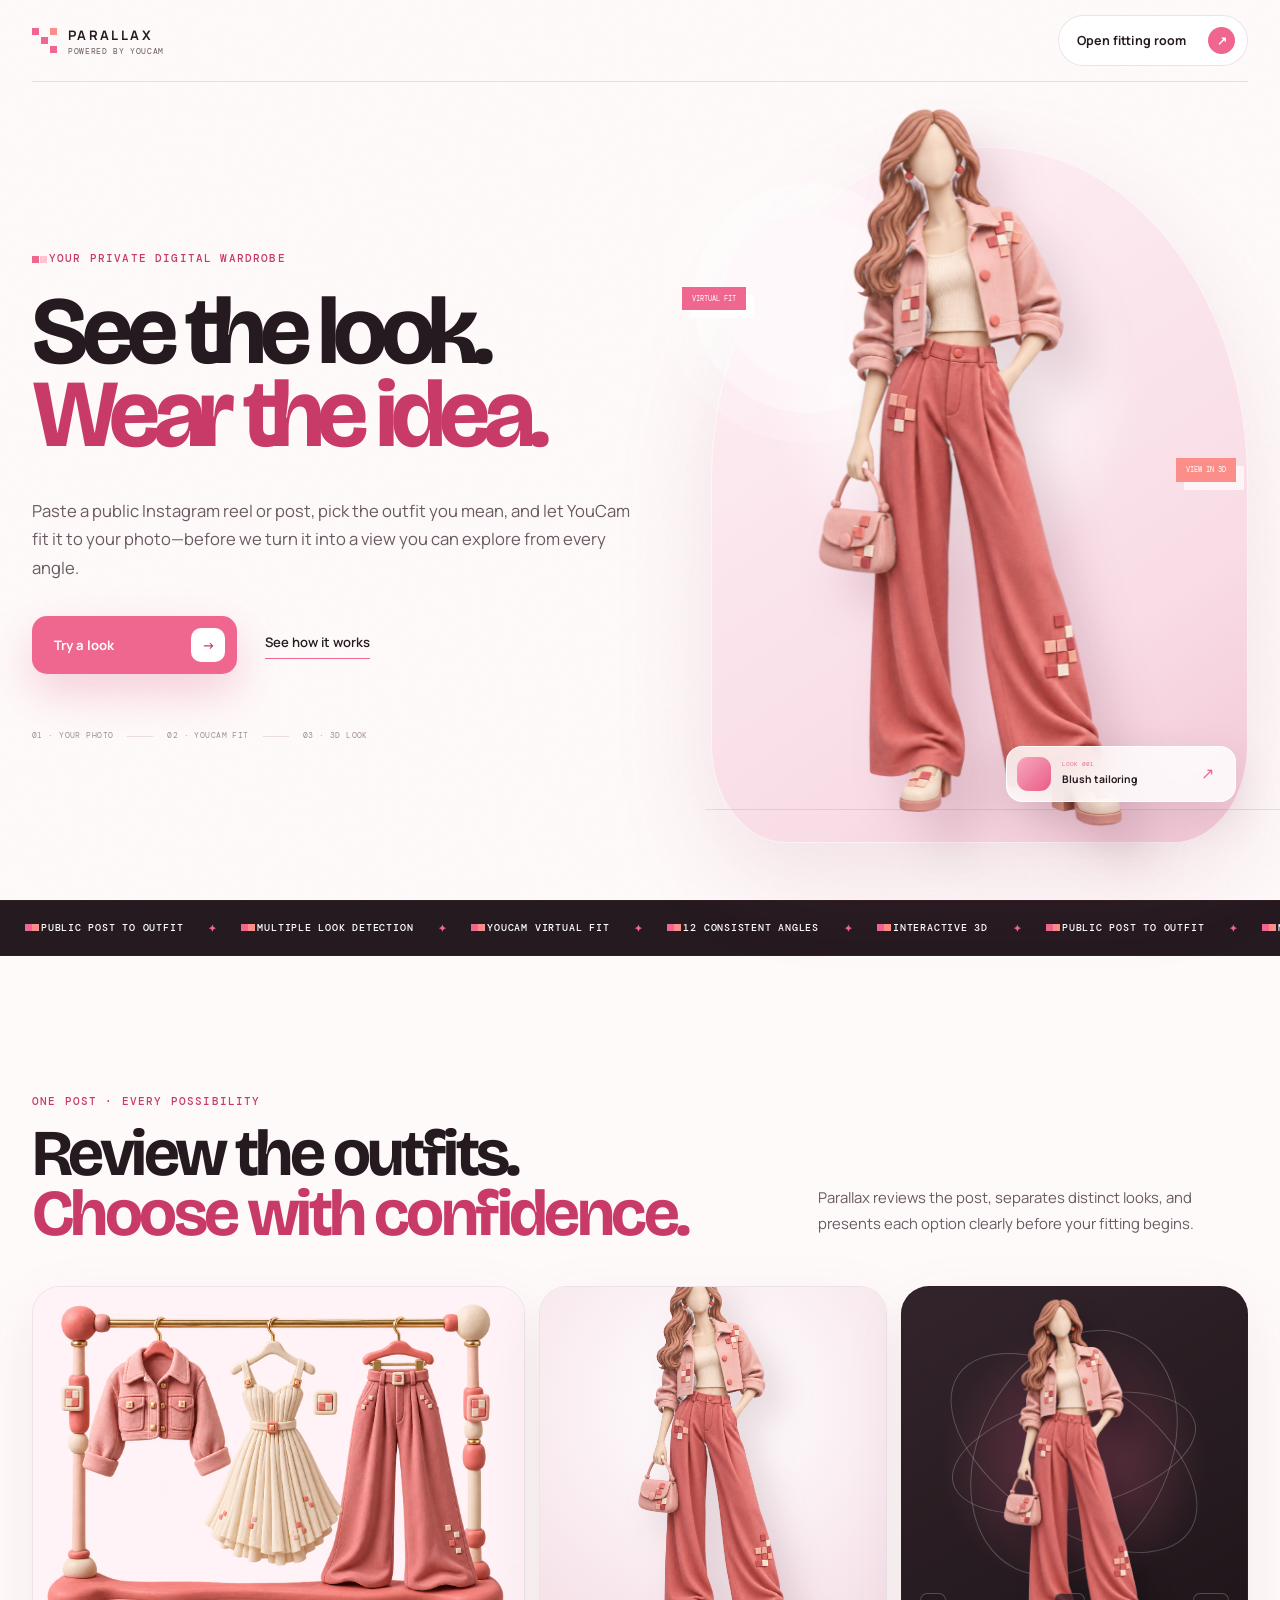
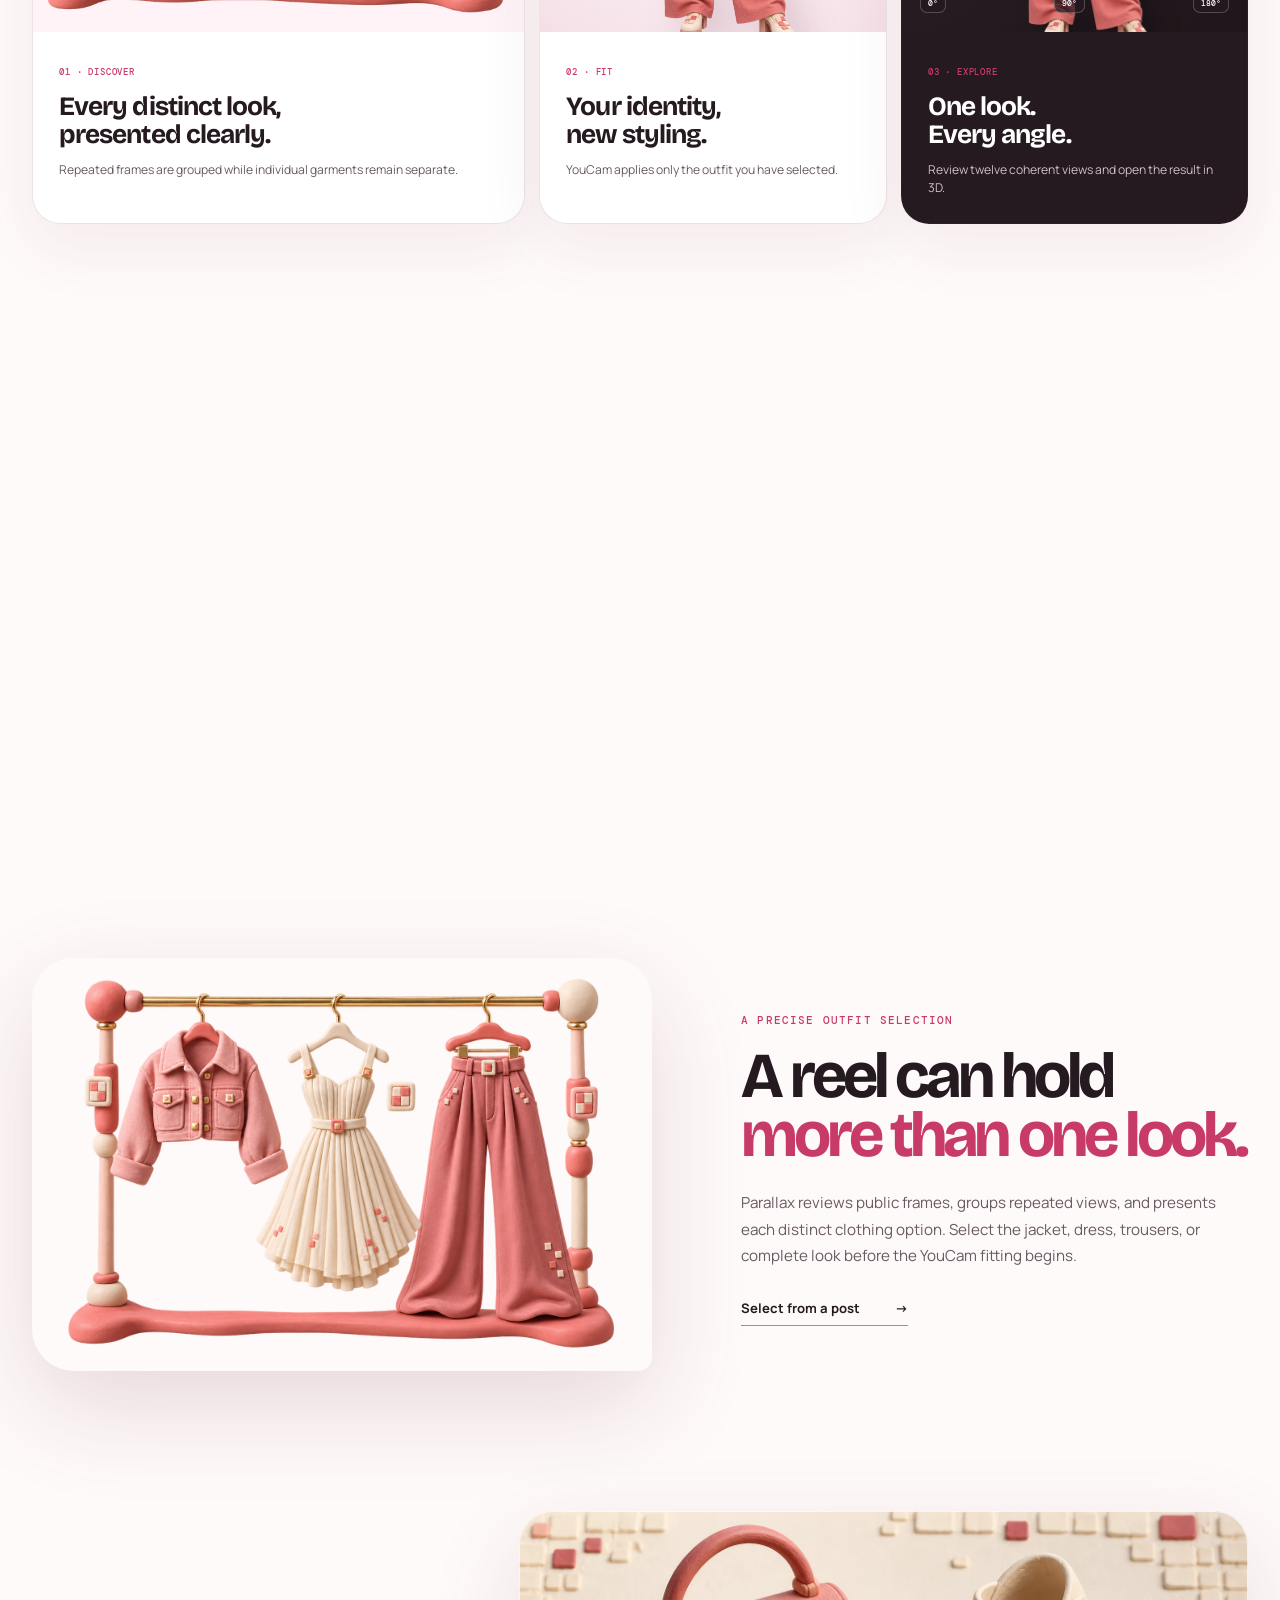
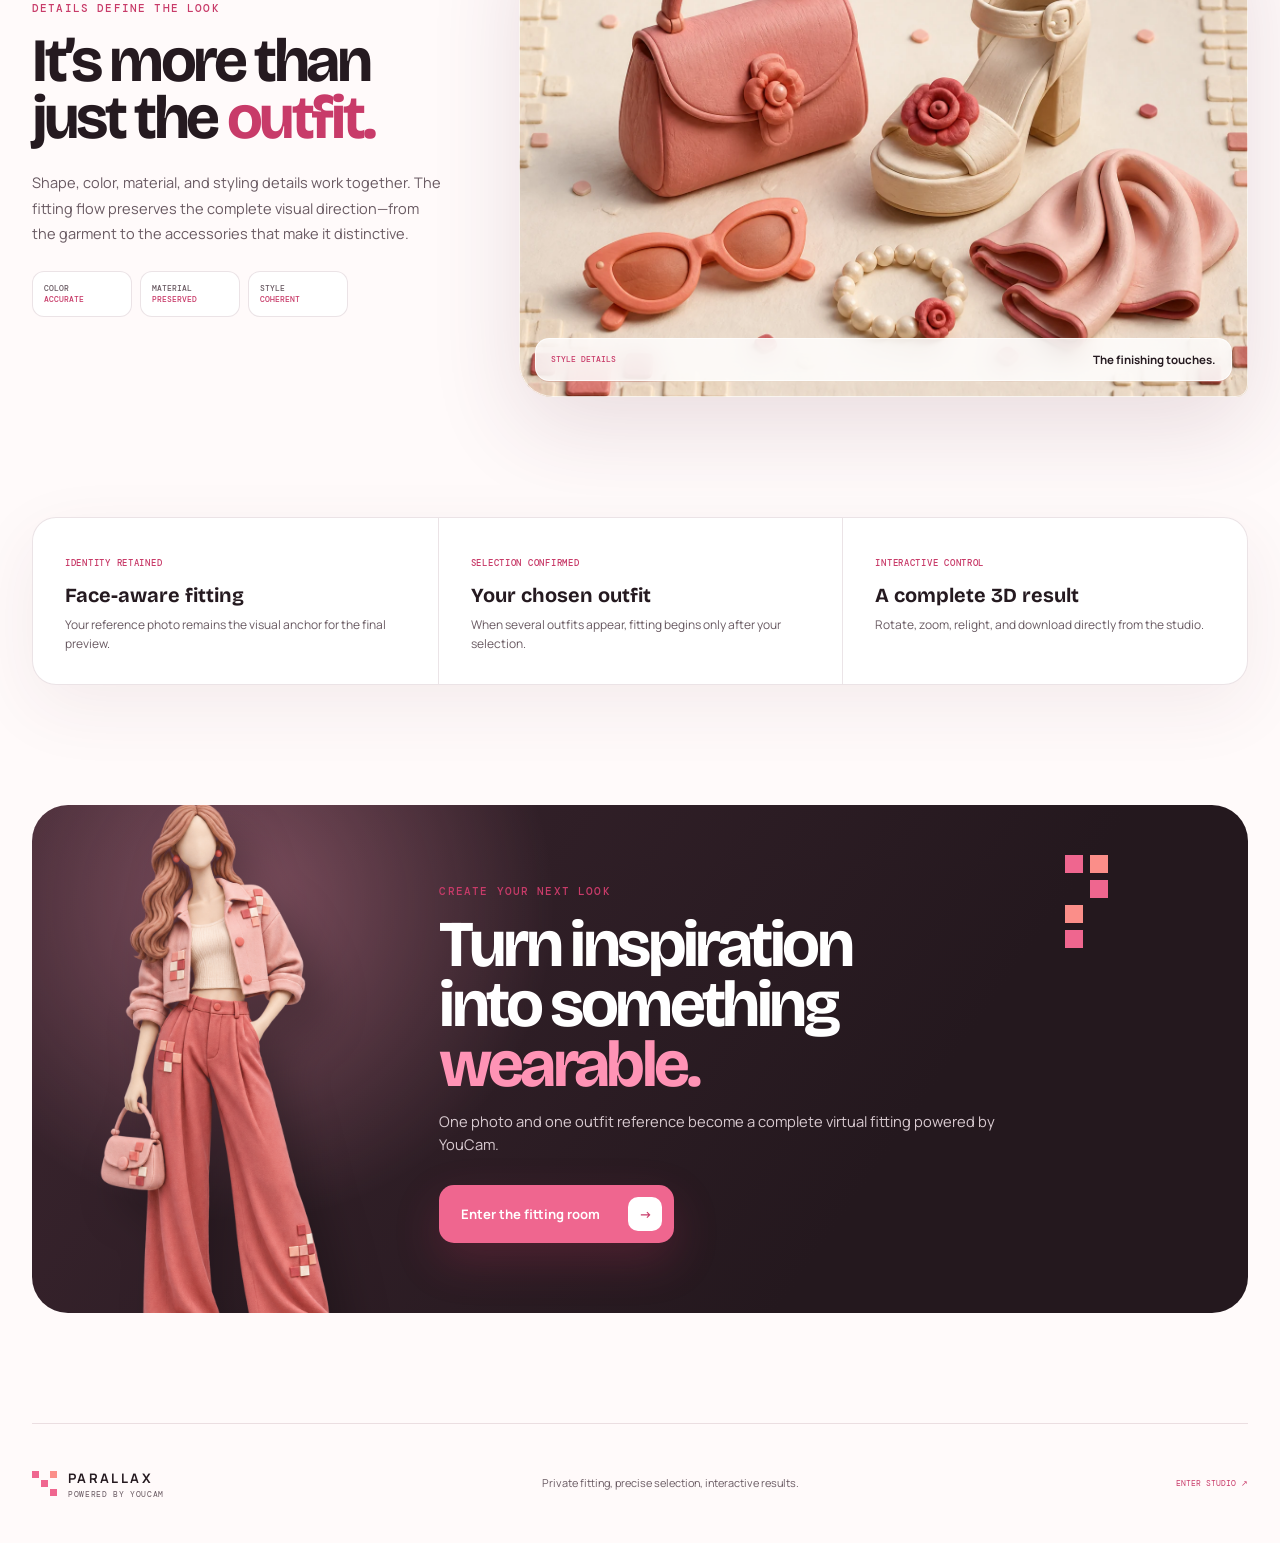
<file: frontend/index.html>
<!doctype html>
<html lang="en">
  <head>
    <meta charset="UTF-8" />
    <meta name="viewport" content="width=device-width, initial-scale=1.0" />
    <meta name="description" content="Try clothing from an Instagram post or your own image with YouCam, then explore the look in 3D." />
    <title>Parallax — Your YouCam Fitting Room</title>
    <link rel="preconnect" href="https://fonts.googleapis.com" />
    <link rel="preconnect" href="https://fonts.gstatic.com" crossorigin />
    <link href="https://fonts.googleapis.com/css2?family=Bricolage+Grotesque:opsz,wght@12..96,500;12..96,600;12..96,700;12..96,800&family=DM+Mono:wght@400;500&family=Manrope:wght@400;500;600;700;800&display=swap" rel="stylesheet" />
    <link rel="stylesheet" href="./styles.css?v=20260817-professional-4" />
  </head>
  <body class="landing-body">
    <div class="landing-noise" aria-hidden="true"></div>
    <header class="landing-nav">
      <a class="brand" href="./" aria-label="Parallax home"><span class="brand-pixels"><i></i><i></i><i></i><i></i></span><span><strong>PARALLAX</strong><small>POWERED BY YOUCAM</small></span></a>
      <a class="nav-cta" href="./studio.html">Open fitting room <span>↗</span></a>
    </header>

    <main>
      <section class="landing-hero">
        <div class="hero-copy-block">
          <p class="eyebrow"><i></i> YOUR PRIVATE DIGITAL WARDROBE</p>
          <h1>See the look.<br /><em>Wear the idea.</em></h1>
          <p class="landing-lede">Paste a public Instagram reel or post, pick the outfit you mean, and let YouCam fit it to your photo—before we turn it into a view you can explore from every angle.</p>
          <div class="hero-actions"><a class="landing-primary" href="./studio.html">Try a look <b>→</b></a><a class="landing-secondary" href="#how-it-works">See how it works</a></div>
          <div class="trust-line"><span>01 · YOUR PHOTO</span><i></i><span>02 · YOUCAM FIT</span><i></i><span>03 · 3D LOOK</span></div>
        </div>
        <div class="clay-stage" aria-label="Clay fashion figure wearing a blush pink outfit">
          <div class="clay-halo"></div>
          <img src="./assets/clay-runway-v2.png" alt="Sculpted clay fashion figure in a pink outfit" />
          <span class="pixel-tag tag-one">VIRTUAL FIT</span><span class="pixel-tag tag-two">VIEW IN 3D</span>
          <div class="look-chip"><i></i><div><small>LOOK 001</small><strong>Blush tailoring</strong></div><span>↗</span></div>
        </div>
      </section>

      <section class="fashion-ticker" aria-label="Product capabilities">
        <div class="ticker-track">
          <span><i></i> PUBLIC POST TO OUTFIT</span><b>✦</b><span><i></i> MULTIPLE LOOK DETECTION</span><b>✦</b><span><i></i> YOUCAM VIRTUAL FIT</span><b>✦</b><span><i></i> 12 CONSISTENT ANGLES</span><b>✦</b><span><i></i> INTERACTIVE 3D</span><b>✦</b>
          <span aria-hidden="true"><i></i> PUBLIC POST TO OUTFIT</span><b aria-hidden="true">✦</b><span aria-hidden="true"><i></i> MULTIPLE LOOK DETECTION</span><b aria-hidden="true">✦</b><span aria-hidden="true"><i></i> YOUCAM VIRTUAL FIT</span><b aria-hidden="true">✦</b><span aria-hidden="true"><i></i> 12 CONSISTENT ANGLES</span><b aria-hidden="true">✦</b><span aria-hidden="true"><i></i> INTERACTIVE 3D</span><b aria-hidden="true">✦</b>
        </div>
      </section>

      <section class="lookbook-section" id="lookbook" data-reveal>
        <header class="lookbook-heading">
          <div><p class="eyebrow">ONE POST · EVERY POSSIBILITY</p><h2>Review the outfits.<br /><em>Choose with confidence.</em></h2></div>
          <p>Parallax reviews the post, separates distinct looks, and presents each option clearly before your fitting begins.</p>
        </header>
        <div class="lookbook-grid">
          <article class="lookbook-card lookbook-feature">
            <div class="lookbook-image wardrobe-crop"><img src="./assets/clay-wardrobe-v1.png" alt="Three sculpted outfit choices on a wardrobe rail" /></div>
            <div class="lookbook-copy"><span>01 · DISCOVER</span><h3>Every distinct look,<br />presented clearly.</h3><p>Repeated frames are grouped while individual garments remain separate.</p></div>
          </article>
          <article class="lookbook-card">
            <div class="lookbook-image figure-crop"><img src="./assets/clay-runway-v2.png" alt="Clay fashion figure in a pink tailored outfit" /></div>
            <div class="lookbook-copy"><span>02 · FIT</span><h3>Your identity,<br />new styling.</h3><p>YouCam applies only the outfit you have selected.</p></div>
          </article>
          <article class="lookbook-card lookbook-orbit">
            <div class="mini-orbit" aria-hidden="true"><i></i><i></i><i></i><img src="./assets/clay-runway-v2.png" alt="" /></div>
            <div class="angle-chips" aria-hidden="true"><span>0°</span><span>90°</span><span>180°</span></div>
            <div class="lookbook-copy"><span>03 · EXPLORE</span><h3>One look.<br />Every angle.</h3><p>Review twelve coherent views and open the result in 3D.</p></div>
          </article>
        </div>
      </section>

      <section class="landing-proof" id="how-it-works" data-reveal>
        <div class="proof-heading"><p class="eyebrow">ONE CLEAR FLOW</p><h2>From saved post<br />to <em>your</em> look.</h2></div>
        <div class="proof-steps">
          <article><span>01</span><div class="step-icon">YOU</div><div><strong>Add your photo</strong><p>Choose a clear, front-facing image with your face and outfit visible.</p></div></article>
          <article><span>02</span><div class="step-icon">URL</div><div><strong>Provide the outfit</strong><p>Paste a public Instagram link or upload a saved outfit image.</p></div></article>
          <article><span>03</span><div class="step-icon">FIT</div><div><strong>Preview with YouCam</strong><p>Review the virtual fitting for identity, garment placement, and color.</p></div></article>
          <article><span>04</span><div class="step-icon">3D</div><div><strong>Explore in 3D</strong><p>View consistent angles and open the completed interactive 3D look.</p></div></article>
        </div>
      </section>

      <section class="wardrobe-story" data-reveal>
        <img src="./assets/clay-wardrobe-v1.png" alt="Clay wardrobe rail with three pink and ivory outfit options" />
        <div><p class="eyebrow">A PRECISE OUTFIT SELECTION</p><h2>A reel can hold<br /><em>more than one look.</em></h2><p>Parallax reviews public frames, groups repeated views, and presents each distinct clothing option. Select the jacket, dress, trousers, or complete look before the YouCam fitting begins.</p><a href="./studio.html">Select from a post <span>→</span></a></div>
      </section>

      <section class="clay-detail-story" data-reveal>
        <div class="detail-story-copy"><p class="eyebrow">DETAILS DEFINE THE LOOK</p><h2>It’s more than<br />just the <em>outfit.</em></h2><p>Shape, color, material, and styling details work together. The fitting flow preserves the complete visual direction—from the garment to the accessories that make it distinctive.</p><div class="detail-notes"><span>COLOR<br /><b>ACCURATE</b></span><span>MATERIAL<br /><b>PRESERVED</b></span><span>STYLE<br /><b>COHERENT</b></span></div></div>
        <figure><img loading="lazy" src="./assets/clay-accessories-v1.webp" alt="Clay handbag, shoe, sunglasses, bracelet, and scarf in blush and ivory" /><figcaption><span>STYLE DETAILS</span><strong>The finishing touches.</strong></figcaption></figure>
      </section>

      <section class="confidence-strip" id="confidence" data-reveal>
        <div><span>IDENTITY RETAINED</span><strong>Face-aware fitting</strong><p>Your reference photo remains the visual anchor for the final preview.</p></div>
        <div><span>SELECTION CONFIRMED</span><strong>Your chosen outfit</strong><p>When several outfits appear, fitting begins only after your selection.</p></div>
        <div><span>INTERACTIVE CONTROL</span><strong>A complete 3D result</strong><p>Rotate, zoom, relight, and download directly from the studio.</p></div>
      </section>

      <section class="landing-final-cta" id="ready" data-reveal>
        <div class="final-cta-figure"><img src="./assets/clay-runway-v2.png" alt="Pink clay runway figure" /></div>
        <div><p class="eyebrow">CREATE YOUR NEXT LOOK</p><h2>Turn inspiration<br />into something <em>wearable.</em></h2><p>One photo and one outfit reference become a complete virtual fitting powered by YouCam.</p><a class="landing-primary" href="./studio.html">Enter the fitting room <b>→</b></a></div>
        <div class="final-pixel-stack" aria-hidden="true"><i></i><i></i><i></i><i></i><i></i></div>
      </section>
    </main>

    <footer class="landing-footer"><a class="brand" href="./"><span class="brand-pixels"><i></i><i></i><i></i><i></i></span><span><strong>PARALLAX</strong><small>POWERED BY YOUCAM</small></span></a><p>Private fitting, precise selection, interactive results.</p><a href="./studio.html">ENTER STUDIO ↗</a></footer>
    <script src="./landing.js?v=20260817-professional-4" defer></script>
  </body>
</html>
</file>
<file: frontend/styles.css>
:root{
  --ink:#291c22;--muted:#806d76;--paper:#fffdfd;--soft:#fff3f7;--soft-2:#fce7ee;
  --pink:#ef668f;--pink-deep:#c83b69;--pink-dark:#9f234d;--coral:#fb8e89;
  --line:rgba(115,62,82,.14);--display:"Bodoni Moda",Georgia,serif;--body:"DM Sans",sans-serif;--pixel:"Silkscreen",monospace;
}
*{box-sizing:border-box}html{scroll-behavior:smooth;overflow-x:hidden}body{margin:0;overflow-x:hidden;color:var(--ink);font-family:var(--body);background:var(--paper)}button,input,select,textarea{font:inherit}button,a{cursor:pointer}a{color:inherit;text-decoration:none}img{display:block;max-width:100%}.hidden{display:none!important}.eyebrow{color:var(--pink-deep);font:400 .58rem/1.4 var(--pixel);letter-spacing:.04em}em{color:var(--pink-deep);font-style:italic}button:focus-visible,a:focus-visible,input:focus-visible,select:focus-visible,textarea:focus-visible,[tabindex]:focus-visible{outline:3px solid rgba(239,102,143,.3);outline-offset:3px}

/* Shared brand */
.brand{display:inline-flex;align-items:center;gap:11px}.brand>span:last-child{display:flex;flex-direction:column}.brand strong{font-size:.77rem;letter-spacing:.18em}.brand small{margin-top:3px;color:var(--muted);font:400 .42rem/1 var(--pixel);letter-spacing:.08em}.brand-pixels{display:grid;grid-template-columns:repeat(3,7px);grid-template-rows:repeat(3,7px);gap:2px;width:25px}.brand-pixels i{background:var(--pink)}.brand-pixels i:nth-child(1){grid-area:1/1}.brand-pixels i:nth-child(2){grid-area:2/2}.brand-pixels i:nth-child(3){grid-area:3/3}.brand-pixels i:nth-child(4){grid-area:1/3;background:var(--coral)}

/* Landing */
.landing-body{overflow-x:hidden;background:#fffafa}.landing-noise{position:fixed;z-index:-1;inset:0;opacity:.045;background-image:url("data:image/svg+xml,%3Csvg viewBox='0 0 180 180' xmlns='http://www.w3.org/2000/svg'%3E%3Cfilter id='n'%3E%3CfeTurbulence type='fractalNoise' baseFrequency='.85' numOctaves='2' stitchTiles='stitch'/%3E%3C/filter%3E%3Crect width='100%25' height='100%25' filter='url(%23n)' opacity='.45'/%3E%3C/svg%3E")}.landing-nav{display:flex;align-items:center;justify-content:space-between;width:min(1420px,calc(100% - 64px));height:82px;margin:auto;border-bottom:1px solid var(--line)}.nav-cta{display:flex;align-items:center;gap:22px;padding:11px 12px 11px 18px;border:1px solid var(--line);border-radius:999px;font-size:.72rem;font-weight:700;background:#fff}.nav-cta span{display:grid;place-items:center;width:27px;height:27px;border-radius:50%;color:#fff;background:var(--pink)}
.landing-hero{display:grid;grid-template-columns:minmax(0,1.03fr) minmax(420px,.97fr);align-items:center;width:min(1420px,calc(100% - 64px));min-height:calc(100vh - 82px);margin:auto}.hero-copy-block{position:relative;z-index:2;padding:70px 20px 70px 0}.hero-copy-block .eyebrow{display:flex;align-items:center;gap:10px}.hero-copy-block .eyebrow i{width:7px;height:7px;background:var(--pink);box-shadow:8px 0 0 #ffc3d4}.hero-copy-block h1,.page-intro h1{margin:25px 0 0;font:600 clamp(5rem,8.3vw,9.5rem)/.77 var(--display);letter-spacing:-.075em}.landing-lede{max-width:620px;margin:40px 0 0;color:var(--muted);font-size:clamp(.95rem,1.25vw,1.12rem);line-height:1.75}.hero-actions{display:flex;align-items:center;gap:28px;margin-top:34px}.landing-primary{display:flex;align-items:center;justify-content:space-between;width:205px;height:58px;padding:0 12px 0 22px;border-radius:15px;color:#fff;background:var(--pink);font-size:.8rem;font-weight:700;box-shadow:0 18px 45px rgba(210,56,102,.22)}.landing-primary b{display:grid;place-items:center;width:34px;height:34px;border-radius:10px;color:var(--pink-deep);background:#fff}.landing-secondary{padding-bottom:5px;border-bottom:1px solid var(--pink);font-size:.76rem;font-weight:600}.trust-line{display:flex;align-items:center;gap:14px;margin-top:58px;color:#a08d95;font:400 .44rem/1 var(--pixel)}.trust-line i{width:26px;height:1px;background:var(--line)}
.clay-stage{position:relative;align-self:stretch;min-height:720px}.clay-stage:before{content:"";position:absolute;inset:8% 0 7% 9%;border-radius:48% 48% 14% 14%;background:radial-gradient(circle at 45% 35%,#fff 0 8%,transparent 35%),linear-gradient(145deg,#fff2f6,#f8dce6 72%,#f2c7d6);box-shadow:inset 0 0 0 1px rgba(255,255,255,.65),0 35px 100px rgba(157,58,94,.13)}.clay-stage:after{content:"";position:absolute;left:8%;right:-20vw;bottom:11%;height:1px;background:var(--line)}.clay-stage>img{position:absolute;z-index:2;left:50%;bottom:7%;height:91%;width:auto;transform:translateX(-48%);object-fit:contain;filter:drop-shadow(28px 32px 22px rgba(113,39,64,.17));animation:clay-arrive .9s cubic-bezier(.18,.8,.18,1) both}.clay-halo{position:absolute;z-index:1;left:11%;top:16%;width:170px;height:170px;border-radius:50%;background:#fff8fa;box-shadow:0 0 0 30px rgba(255,255,255,.34),0 0 0 60px rgba(255,255,255,.16)}@keyframes clay-arrive{from{opacity:0;transform:translate(-48%,35px)}to{opacity:1;transform:translate(-48%,0)}}.pixel-tag{position:absolute;z-index:3;padding:8px 10px;color:#fff;background:var(--pink);font:400 .46rem/1 var(--pixel);box-shadow:8px 8px 0 rgba(255,255,255,.65)}.tag-one{left:4%;top:25%}.tag-two{right:2%;top:46%;background:var(--coral)}.look-chip{position:absolute;z-index:4;right:2%;bottom:12%;display:grid;grid-template-columns:34px 1fr 24px;align-items:center;gap:11px;width:230px;padding:10px;border:1px solid rgba(255,255,255,.8);border-radius:16px;background:rgba(255,255,255,.82);box-shadow:0 15px 45px rgba(82,35,52,.13);backdrop-filter:blur(15px)}.look-chip>i{width:34px;height:34px;border-radius:11px;background:linear-gradient(135deg,#f9a8bf,#e85c86)}.look-chip div{display:flex;flex-direction:column}.look-chip small{color:var(--pink);font:400 .39rem/1 var(--pixel)}.look-chip strong{margin-top:4px;font-size:.65rem}.look-chip>span{color:var(--pink)}
.landing-proof{display:grid;grid-template-columns:.8fr 1.2fr;gap:7vw;width:min(1260px,calc(100% - 64px));margin:120px auto;padding:90px 0;border-top:1px solid var(--line);border-bottom:1px solid var(--line)}.proof-heading h2,.wardrobe-story h2{margin:17px 0 0;font:600 clamp(3.2rem,5vw,5.8rem)/.9 var(--display);letter-spacing:-.06em}.proof-steps article{display:grid;grid-template-columns:55px 1fr;gap:18px;padding:24px 0;border-bottom:1px solid var(--line)}.proof-steps article:first-child{padding-top:0}.proof-steps article>span{color:var(--pink);font:400 .5rem/1 var(--pixel)}.proof-steps strong{font:600 1.15rem/1 var(--display)}.proof-steps p{max-width:470px;margin:8px 0 0;color:var(--muted);font-size:.76rem;line-height:1.6}
.wardrobe-story{display:grid;grid-template-columns:1.1fr .9fr;align-items:center;gap:7vw;width:min(1280px,calc(100% - 64px));margin:0 auto 140px}.wardrobe-story>img{border-radius:42px 42px 14px 42px;box-shadow:0 35px 100px rgba(98,40,62,.16)}.wardrobe-story>div>p:not(.eyebrow){margin:25px 0;color:var(--muted);line-height:1.75}.wardrobe-story a{display:inline-flex;align-items:center;gap:35px;padding-bottom:7px;border-bottom:1px solid var(--pink);font-size:.76rem;font-weight:700}.landing-footer{display:flex;align-items:center;justify-content:space-between;width:min(1420px,calc(100% - 64px));min-height:120px;margin:auto;border-top:1px solid var(--line)}.landing-footer p{color:var(--muted);font-size:.68rem}.landing-footer>a:last-child{font:400 .47rem/1 var(--pixel);color:var(--pink-deep)}

/* Studio shell */
.studio-body{min-height:100vh;background:#fffafa}.studio-radiance{position:fixed;z-index:-1;inset:0;background:radial-gradient(circle at 87% 5%,rgba(255,183,205,.42),transparent 30%),radial-gradient(circle at 15% 92%,rgba(255,220,227,.45),transparent 29%),linear-gradient(#fffdfd,#fff9fb)}.studio-topbar{position:fixed;z-index:30;top:0;left:0;right:0;display:flex;align-items:center;justify-content:space-between;height:72px;padding:0 24px;border-bottom:1px solid var(--line);background:rgba(255,253,253,.86);backdrop-filter:blur(20px)}.studio-session{display:flex;align-items:center;gap:10px}.youcam-pill,.connection{display:flex;align-items:center;gap:8px;height:34px;padding:0 12px;border:1px solid var(--line);border-radius:999px;color:var(--muted);background:#fff;font:400 .43rem/1 var(--pixel)}.youcam-pill i,.connection i{width:6px;height:6px;border-radius:50%;background:#31c981;box-shadow:0 0 0 4px rgba(49,201,129,.12)}.connection{font-family:var(--body);font-size:.58rem}.connection.online{color:var(--ink)}
.studio-dock{position:fixed;z-index:25;top:86px;bottom:18px;left:16px;width:226px;padding:50px 10px 12px;border:1px solid var(--line);border-radius:22px;background:rgba(255,255,255,.86);box-shadow:0 22px 70px rgba(92,39,59,.1);backdrop-filter:blur(24px);transition:width .28s ease}.dock-toggle{position:absolute;right:-13px;top:19px;display:grid;place-items:center;width:27px;height:27px;border:1px solid var(--line);border-radius:9px;color:var(--pink);background:#fff;box-shadow:0 5px 14px rgba(79,32,49,.11);transition:transform .28s}.studio-dock nav{display:flex;flex-direction:column;gap:5px}.studio-dock nav button{display:grid;grid-template-columns:34px 1fr;align-items:center;gap:10px;min-height:58px;padding:7px;border:0;border-radius:13px;color:var(--muted);background:transparent;text-align:left}.studio-dock nav button:hover:not(:disabled){background:var(--soft)}.studio-dock nav button.active{color:var(--ink);background:var(--soft)}.studio-dock nav button>i{display:grid;place-items:center;width:34px;height:34px;border:1px solid var(--line);border-radius:10px;font:400 .43rem/1 var(--pixel);font-style:normal}.studio-dock nav button.active>i{color:#fff;border-color:var(--pink);background:var(--pink);box-shadow:0 7px 15px rgba(203,54,99,.2)}.studio-dock nav button:disabled{opacity:.36;cursor:not-allowed}.studio-dock nav button span{display:flex;min-width:0;flex-direction:column}.studio-dock nav strong{font-size:.67rem}.studio-dock nav small{margin-top:3px;font-size:.51rem}.dock-foot{position:absolute;left:18px;right:18px;bottom:18px;display:flex;align-items:flex-start;gap:10px;color:var(--muted);font-size:.5rem;line-height:1.45}.dock-foot>i{color:var(--pink);font-style:normal}.studio-dock.collapsed{width:62px}.studio-dock.collapsed .dock-toggle{transform:rotate(180deg)}.studio-dock.collapsed nav button{grid-template-columns:34px;padding:7px}.studio-dock.collapsed nav button span,.studio-dock.collapsed .dock-foot span{display:none}.studio-dock.collapsed .dock-foot{left:22px}.studio-main{width:min(1220px,calc(100% - 306px));margin-left:266px;padding:125px 0 80px;transition:width .28s,margin-left .28s}.studio-body.dock-collapsed .studio-main{width:min(1340px,calc(100% - 140px));margin-left:102px}.studio-page{display:none;animation:page-in .45s ease both}.studio-page.active{display:block}@keyframes page-in{from{opacity:0;transform:translateY(9px)}to{opacity:1;transform:none}}
.page-intro{max-width:960px;margin-bottom:42px}.page-intro h1{font-size:clamp(4.4rem,7.2vw,8rem)}.page-intro>p:last-child{max-width:650px;margin:30px 0 0;color:var(--muted);font-size:.88rem;line-height:1.7}.page-intro.compact{max-width:none;display:grid;grid-template-columns:1fr 380px;align-items:end;column-gap:50px}.page-intro.compact .eyebrow{grid-column:1/-1}.page-intro.compact h1{font-size:clamp(4rem,6.3vw,7rem)}.page-intro.compact>p:last-child{margin:0 0 8px}.build-intro{grid-template-columns:1fr auto}.job-stamp{display:flex;flex-direction:column;align-items:flex-end}.job-stamp span,.job-stamp small{font:400 .43rem/1 var(--pixel);color:var(--muted)}.job-stamp strong{margin:8px 0;font:400 .72rem/1 var(--pixel);color:var(--pink)}

/* Start page */
.fitting-composer{display:grid;grid-template-columns:1fr 1fr;gap:16px}.input-card{min-width:0;padding:25px;border:1px solid var(--line);border-radius:25px;background:rgba(255,255,255,.86);box-shadow:0 20px 65px rgba(98,41,62,.07)}.input-card-head{display:grid;grid-template-columns:38px 1fr auto;align-items:start;gap:12px}.input-card-head>span{display:grid;place-items:center;width:36px;height:36px;border-radius:11px;color:#fff;background:var(--pink);font:400 .45rem/1 var(--pixel)}.input-card-head h2{margin:0;font:600 1.45rem/1 var(--display)}.input-card-head p{margin:6px 0 0;color:var(--muted);font-size:.62rem;line-height:1.45}.input-card-head>small{color:var(--pink);font:400 .43rem/1 var(--pixel)}.dropzone{display:flex;align-items:center;justify-content:center;gap:16px;min-height:245px;margin-top:22px;border:1px dashed rgba(215,68,111,.34);border-radius:19px;background:linear-gradient(145deg,#fff,var(--soft));transition:.2s}.dropzone:hover,.dropzone.dragging{border-color:var(--pink);transform:translateY(-2px);box-shadow:0 14px 35px rgba(207,56,100,.1)}.drop-symbol{position:relative;display:grid;place-items:center;width:58px;height:58px}.drop-symbol i{position:absolute;border:1px solid rgba(239,102,143,.35);border-radius:50%;inset:2px}.drop-symbol i:nth-child(2){inset:10px}.drop-symbol b{display:grid;place-items:center;width:28px;height:28px;border-radius:9px;color:#fff;background:var(--pink);font-size:1rem}.dropzone strong{display:block;font-size:.74rem}.dropzone small{display:block;margin-top:6px;color:var(--muted);font-size:.56rem}.reference-strip{display:flex;gap:8px;margin-top:12px;overflow:auto}.reference-thumb{position:relative;flex:0 0 65px;height:79px;border-radius:12px;overflow:hidden}.reference-thumb img{width:100%;height:100%;object-fit:cover}.reference-thumb button{position:absolute;right:4px;top:4px;width:20px;height:20px;border:0;border-radius:7px;color:#fff;background:rgba(41,28,34,.62)}
.source-field{display:flex;flex-direction:column;margin-top:22px}.source-field>span,.category-field>span,.advanced-field>span,.select-grid label>span{margin-bottom:8px;color:var(--ink);font-size:.61rem;font-weight:700}.source-field>span i{color:var(--pink);font-style:normal}.source-field input,.category-field select,.advanced-field textarea,.select-grid select,.auth-field input{width:100%;border:1px solid var(--line);border-radius:13px;color:var(--ink);background:#fff}.source-field input{height:50px;padding:0 14px}.source-field small{margin-top:8px;color:var(--muted);font-size:.53rem;line-height:1.5}.source-divider{display:flex;align-items:center;gap:10px;margin:14px 0;color:#b69fa8;font:400 .4rem/1 var(--pixel)}.source-divider:before,.source-divider:after{content:"";height:1px;flex:1;background:var(--line)}.garment-upload{display:grid;grid-template-columns:35px 1fr auto;align-items:center;gap:11px;width:100%;min-height:64px;padding:9px 11px;border:1px solid var(--line);border-radius:14px;color:var(--ink);background:var(--soft);text-align:left}.garment-upload>i{display:grid;place-items:center;width:34px;height:34px;border-radius:10px;color:#fff;background:var(--pink);font-style:normal}.garment-upload>span{display:flex;min-width:0;flex-direction:column}.garment-upload strong{overflow:hidden;text-overflow:ellipsis;white-space:nowrap;font-size:.62rem}.garment-upload small{margin-top:4px;color:var(--muted);font-size:.51rem}.garment-upload>b{padding:7px 9px;border-radius:8px;color:var(--pink-deep);background:#fff;font-size:.52rem}.garment-upload.loaded{border-color:var(--pink)}.category-field{display:flex;flex-direction:column;margin-top:16px}.category-field select,.select-grid select{height:44px;padding:0 11px}.composer-action{grid-column:1/-1;display:flex;align-items:center;justify-content:space-between;padding:22px 24px;border:1px solid var(--line);border-radius:21px;background:#fff}.composer-action p{margin:7px 0 0;color:var(--muted);font-size:.56rem}.route-ready{font-size:.64rem;font-weight:700}.route-ready i{display:inline-block;width:7px;height:7px;margin-right:8px;border-radius:50%;background:#35c985;box-shadow:0 0 0 5px rgba(53,201,133,.12)}.button,.approve-style{min-height:50px;padding:0 17px;border:0;border-radius:13px;font-size:.67rem;font-weight:700}.button b,.approve-style b{margin-left:22px;font:400 .48rem/1 var(--pixel)}.button-primary,.approve-style{color:#fff;background:var(--pink);box-shadow:0 14px 32px rgba(202,53,98,.23);transition:transform .2s,box-shadow .2s}.button-primary:hover:not(:disabled),.approve-style:hover:not(:disabled){transform:translateY(-2px);box-shadow:0 18px 38px rgba(202,53,98,.3)}button:disabled{opacity:.45;cursor:not-allowed}.style-button{min-width:205px}.style-progress{grid-column:1/-1;display:flex;align-items:center;gap:11px;padding:13px 15px;border-radius:14px;color:var(--muted);background:var(--soft);font-size:.61rem}.style-progress>i{width:8px;height:8px;border-radius:50%;background:var(--pink);box-shadow:0 0 0 5px rgba(239,102,143,.13);animation:pulse 1.2s infinite}.style-progress.failed{color:#ad2b52;background:#fff0f3}.style-progress.complete i{background:#35c985}.form-error{grid-column:1/-1;min-height:18px;margin:0;color:#b82a54;font-size:.61rem}@keyframes pulse{50%{opacity:.45;transform:scale(.7)}}.advanced-panel{grid-column:1/-1;border:1px solid var(--line);border-radius:17px;background:rgba(255,255,255,.65);overflow:hidden}.advanced-panel summary{display:flex;align-items:center;gap:10px;min-height:52px;padding:0 16px;list-style:none;color:var(--muted);font-size:.61rem}.advanced-panel summary::-webkit-details-marker{display:none}.advanced-panel summary small{margin-left:auto;font-size:.51rem}.advanced-panel summary i{color:var(--pink);font-style:normal}.advanced-content{padding:0 16px 16px}.advanced-field{display:flex;flex-direction:column}.advanced-field textarea{padding:12px;resize:vertical}.select-grid{display:grid;grid-template-columns:repeat(3,1fr);gap:10px;margin-top:10px}.select-grid label{display:flex;flex-direction:column}.fixed-views{padding:9px 11px;border:1px solid var(--line);border-radius:13px;background:#fff}.fixed-views strong{font-size:.6rem}.fixed-views input{height:auto;padding:0}

/* Selection and preview */
.candidate-shell,.style-preview,.result-shell,.library-shell{border:1px solid var(--line);border-radius:25px;background:rgba(255,255,255,.86);box-shadow:0 24px 80px rgba(97,39,61,.09);overflow:hidden}.candidate-grid{display:grid;grid-template-columns:repeat(3,1fr);gap:12px;min-height:380px;padding:14px;background:var(--soft)}.candidate-loading{grid-column:1/-1;display:grid;place-items:center;align-content:center;text-align:center}.candidate-loading i{width:30px;height:30px;border:2px solid #f2bfd0;border-top-color:var(--pink);border-radius:50%;animation:spin 1s linear infinite}.candidate-loading strong{margin-top:18px;font:600 1.1rem/1 var(--display)}.candidate-loading p{color:var(--muted);font-size:.61rem}.candidate-card{position:relative;padding:7px;border:1px solid transparent;border-radius:18px;background:#fff;text-align:left;transition:.2s}.candidate-card:hover{transform:translateY(-3px)}.candidate-card.selected{border-color:var(--pink);box-shadow:0 12px 30px rgba(200,57,102,.14)}.candidate-card img{width:100%;aspect-ratio:4/5;object-fit:cover;border-radius:13px;background:var(--soft)}.candidate-card>span{position:absolute;right:16px;top:16px;display:grid;place-items:center;width:27px;height:27px;border:2px solid #fff;border-radius:50%;background:rgba(255,255,255,.8)}.candidate-card.selected>span{color:#fff;background:var(--pink)}.candidate-card div{padding:11px 7px}.candidate-card strong{display:block;font:600 1rem/1 var(--display)}.candidate-card small{display:block;margin-top:5px;color:var(--muted);font-size:.5rem;text-transform:capitalize}.candidate-action,.fashion-decision{display:flex;align-items:center;justify-content:space-between;gap:30px;padding:20px 22px;border-top:1px solid var(--line)}.candidate-action p{margin:5px 0 0;color:var(--muted);font-size:.57rem}.candidate-action strong{font-size:.69rem}
.style-compare{display:grid;grid-template-columns:1fr 74px 1fr;align-items:center;padding:12px;background:var(--soft)}.style-compare figure{margin:0;border-radius:18px;overflow:hidden;background:#fff}.style-compare img{width:100%;height:min(57vw,650px);object-fit:contain;background:radial-gradient(circle,#fff,#fdecf2)}.style-compare figcaption{display:flex;align-items:center;gap:9px;padding:13px;border-top:1px solid var(--line);color:var(--muted);font:400 .45rem/1 var(--pixel)}.style-compare figcaption i{color:var(--pink);font-style:normal}.compare-mark{position:relative;z-index:2;display:grid;place-items:center;gap:8px}.compare-mark span{font:400 .38rem/1 var(--pixel);color:var(--pink)}.compare-mark i{display:grid;place-items:center;width:43px;height:43px;border-radius:50%;color:#fff;background:var(--pink);box-shadow:7px 7px 0 #fff;font-style:normal}.fashion-decision>div>span{color:var(--pink);font:400 .45rem/1 var(--pixel)}.fashion-decision p{max-width:760px;margin:8px 0 0;color:var(--muted);font-size:.62rem;line-height:1.6}.approve-style{min-width:245px}

/* Build and viewer */
.pipeline-track{display:flex;align-items:center;margin-bottom:18px;padding:11px 14px;border:1px solid var(--line);border-radius:17px;background:rgba(255,255,255,.8)}.phase{display:flex;align-items:center;gap:8px;color:#aa98a0}.phase i{display:grid;place-items:center;width:29px;height:29px;border-radius:9px;background:#f4ebef;font:400 .43rem/1 var(--pixel);font-style:normal}.phase span{font-size:.57rem}.phase.active,.phase.done{color:var(--ink)}.phase.active i{color:#fff;background:var(--pink)}.phase.done i{color:var(--pink-deep);background:#ffe1ea}.track-line{height:2px;flex:1;margin:0 9px;background:var(--line)}.track-line b{display:block;width:0;height:100%;background:var(--pink)}.track-line.done b{width:100%}.result-tabs{display:inline-flex;margin:0 0 -1px 18px;padding:5px;border:1px solid var(--line);border-bottom-color:#fff;border-radius:14px 14px 0 0;background:#fff}.result-tabs button{display:flex;align-items:center;gap:7px;height:37px;padding:0 14px;border:0;border-radius:9px;color:var(--muted);background:transparent;font-size:.59rem;font-weight:700}.result-tabs button i{width:6px;height:6px;background:#f4c4d3}.result-tabs button[aria-selected=true]{color:#fff;background:var(--pink)}.result-tabs button[aria-selected=true] i{background:#fff}body[data-result-tab=angles] .model-panel,body[data-result-tab=model] .contact-panel{display:none}.panel-head{display:flex;align-items:center;justify-content:space-between;padding:18px 20px;border-bottom:1px solid var(--line)}.panel-head>div{display:flex;align-items:center;gap:10px}.panel-head h3{margin:0;font:600 1rem/1 var(--display)}.panel-index{display:grid;place-items:center;width:28px;height:28px;border-radius:8px;color:var(--pink);background:var(--soft);font:400 .44rem/1 var(--pixel)}.panel-tools{color:var(--muted);font:400 .42rem/1 var(--pixel)}.panel-tools button{height:33px;padding:0 10px;border:1px solid var(--line);border-radius:9px;color:var(--ink);background:#fff;font:700 .54rem/1 var(--body)}.panel-tools .accent-action{color:#fff;border-color:var(--pink);background:var(--pink)}.contact-grid{display:grid;grid-template-columns:repeat(6,1fr);gap:7px;padding:9px;background:var(--soft)}.contact-frame{position:relative;aspect-ratio:2/3;overflow:hidden;border-radius:12px;background:#f7e9ee}.contact-frame img{width:100%;height:100%;object-fit:cover}.contact-frame>i{position:absolute;left:50%;top:50%;width:23px;height:23px;margin:-12px;border:2px solid #f3c4d3;border-top-color:var(--pink);border-radius:50%;animation:spin 1s linear infinite}.contact-frame.pending>i{animation:none}.contact-frame .angle,.contact-frame .frame-no{position:absolute;z-index:2;bottom:8px;padding:3px 5px;color:#fff;background:rgba(41,28,34,.58);font:400 .39rem/1 var(--pixel)}.contact-frame .angle{right:8px}.contact-frame .frame-no{left:8px;color:#ffd2df}@keyframes spin{to{transform:rotate(360deg)}}.coherence-bar{display:grid;grid-template-columns:170px 1fr 1.2fr;align-items:center;gap:18px;padding:17px 20px;border-top:1px solid var(--line)}.coherence-bar>div:first-child{display:flex;flex-direction:column}.coherence-bar span{color:var(--muted);font:400 .42rem/1 var(--pixel)}.coherence-bar strong{margin-top:6px;font-size:.66rem}.meter{height:6px;border-radius:999px;background:#f1e3e8;overflow:hidden}.meter i{display:block;width:0;height:100%;background:var(--pink)}.coherence-bar p{margin:0;color:var(--muted);font-size:.56rem}.viewport{position:relative;height:650px;overflow:hidden;background:radial-gradient(circle at 50% 35%,#fff,#fbeef2 66%,#f2dfe6)}.viewport:before{content:"";position:absolute;inset:0;background-image:linear-gradient(rgba(215,70,112,.045) 1px,transparent 1px),linear-gradient(90deg,rgba(215,70,112,.045) 1px,transparent 1px);background-size:28px 28px}.viewport canvas{position:absolute;inset:0;width:100%;height:100%}.viewport-empty{position:absolute;inset:0;display:grid;place-items:center;align-content:center;text-align:center;pointer-events:none}.viewport-empty strong{margin-top:18px;font:600 1.25rem/1 var(--display)}.viewport-empty p{max-width:340px;color:var(--muted);font-size:.6rem}.orbital-glyph{position:relative;display:grid;place-items:center;width:100px;height:100px;border-radius:33px;background:#fff;box-shadow:0 18px 45px rgba(174,53,91,.12)}.orbital-glyph i{position:absolute;inset:18px;border:1px solid var(--pink);border-radius:50%;transform:rotate(35deg)}.orbital-glyph i:nth-child(2){inset:27px;transform:rotate(-35deg)}.orbital-glyph span{color:var(--pink);font:400 .57rem/1 var(--pixel)}.viewport-hud{position:absolute;left:15px;right:15px;bottom:13px;display:flex;justify-content:space-between;color:var(--muted);font:400 .4rem/1 var(--pixel)}.viewport-lighting-trigger{position:absolute;z-index:4;right:14px;top:14px;display:grid;grid-template-columns:22px auto;grid-template-rows:1fr 1fr;align-items:center;min-width:150px;height:45px;padding:7px 11px;border:1px solid var(--line);border-radius:13px;color:var(--ink);background:rgba(255,255,255,.92);box-shadow:0 9px 30px rgba(47,28,37,.1);text-align:left}.viewport-lighting-trigger>i{grid-row:1/3;width:10px;height:10px;border-radius:50%;background:#ffd058;box-shadow:0 0 0 5px rgba(255,208,88,.18)}.viewport-lighting-trigger>span{font-size:.58rem;font-weight:700}.viewport-lighting-trigger>small{color:var(--muted);font-size:.45rem}.light-rig{position:absolute;z-index:5;right:14px;top:66px;width:285px;padding:14px;border:1px solid var(--line);border-radius:18px;background:rgba(255,255,255,.96);box-shadow:0 20px 60px rgba(60,31,45,.18);backdrop-filter:blur(18px)}.light-rig-head{display:flex;align-items:center;justify-content:space-between}.light-rig-head>div{display:flex;align-items:center;gap:8px;font-size:.61rem;font-weight:700}.light-rig-head i{width:8px;height:8px;border-radius:50%;background:#ffd058}.light-rig-head button{border:0;color:var(--muted);background:transparent;font-size:.54rem}.light-status{padding:8px;border-radius:9px;color:var(--muted);background:var(--soft);font-size:.53rem}.light-dome{position:relative;height:112px;overflow:hidden;border:1px solid var(--line);border-radius:13px;background:radial-gradient(circle at 50% 28%,rgba(255,209,102,.55),transparent 24%),linear-gradient(180deg,#fffbe8,var(--soft))}.light-dome:before{content:"";position:absolute;inset:15px 30px;border:1px solid rgba(215,70,112,.18);border-radius:50%}.light-axis{position:absolute;background:rgba(215,70,112,.13)}.light-axis-x{left:15px;right:15px;top:50%;height:1px}.light-axis-y{top:10px;bottom:10px;left:50%;width:1px}.light-horizon{position:absolute;left:8px;bottom:7px;color:var(--muted);font:400 .36rem/1 var(--pixel)}.light-handle{position:absolute;width:15px;height:15px;border:3px solid #fff;border-radius:50%;background:#ffd058;box-shadow:0 0 18px rgba(255,196,50,.7)}.light-control{display:block;margin-top:8px}.light-control span{display:flex;justify-content:space-between;color:var(--muted);font-size:.52rem}.light-control output{color:var(--pink)}input[type=range]{height:4px;padding:0;accent-color:var(--pink)}

/* Library, modal, auth */
.library-head{display:flex;align-items:center;justify-content:space-between;padding:19px 21px;border-bottom:1px solid var(--line)}.library-head strong{font:600 1.05rem/1 var(--display)}.library-head button{border:0;color:var(--pink-deep);background:transparent;font-size:.6rem}.history-list{display:grid;grid-template-columns:repeat(3,1fr);gap:9px;padding:12px}.history-item{position:relative;display:flex;flex-direction:column;min-width:0;padding:16px 30px 16px 15px;border:1px solid var(--line);border-radius:14px;color:var(--ink);background:#fff;text-align:left}.history-item:hover{border-color:var(--pink)}.history-item strong{overflow:hidden;text-overflow:ellipsis;white-space:nowrap;font-size:.62rem}.history-item small{margin-top:5px;color:var(--muted);font-size:.5rem}.history-item>span{position:absolute;right:12px;top:17px;width:7px;height:7px;border-radius:50%;background:#aaa}.history-item>span.complete{background:#2fbf80}.history-item>span.active{background:var(--pink)}.history-item>span.failed{background:#dc2b60}.muted{color:var(--muted);font-size:.61rem}.auth-gate{position:fixed;z-index:100;inset:0;display:grid;place-items:center;padding:20px;background:rgba(255,249,251,.86);backdrop-filter:blur(28px)}.auth-card{width:min(470px,100%);padding:42px;border:1px solid var(--line);border-radius:28px;background:rgba(255,255,255,.96);box-shadow:0 35px 110px rgba(83,35,57,.18)}.auth-card h1{margin:20px 0 0;font:600 3.8rem/.85 var(--display);letter-spacing:-.06em}.auth-copy{margin:22px 0;color:var(--muted);font-size:.69rem}.auth-field{display:flex;flex-direction:column}.auth-field span{margin-bottom:7px;font-size:.59rem;font-weight:700}.auth-field input{height:48px;padding:0 13px}.auth-button{width:100%;margin-top:12px}.toast{position:fixed;z-index:120;left:50%;bottom:24px;max-width:calc(100% - 30px);padding:12px 17px;border-radius:12px;color:#fff;background:var(--ink);box-shadow:0 13px 35px rgba(45,24,37,.22);font-size:.61rem;opacity:0;transform:translate(-50%,14px);pointer-events:none;transition:.25s}.toast.show{opacity:1;transform:translate(-50%,0)}dialog{width:min(760px,calc(100% - 30px));max-height:80vh;padding:0;border:1px solid var(--line);border-radius:22px;color:var(--ink);background:#fff;box-shadow:0 35px 100px rgba(40,24,31,.25)}dialog::backdrop{background:rgba(40,26,33,.45)}.dialog-head{display:flex;align-items:center;justify-content:space-between;padding:18px;border-bottom:1px solid var(--line)}.dialog-head h3{margin:0;font:600 1.5rem/1 var(--display)}.dialog-head button{border:0;background:transparent;font-size:1.5rem}.dialog-head+pre{max-height:60vh;margin:0;padding:18px;overflow:auto;color:#5e5157;background:#fcfafb;font:500 .62rem/1.6 monospace;white-space:pre-wrap}

@media(max-width:1050px){.landing-hero{grid-template-columns:1fr .8fr}.hero-copy-block h1{font-size:7vw}.landing-proof{grid-template-columns:1fr}.studio-main,.studio-body.dock-collapsed .studio-main{width:calc(100% - 115px);margin-left:92px}.studio-dock{width:62px}.studio-dock nav button{grid-template-columns:34px;padding:7px}.studio-dock nav button span,.studio-dock .dock-foot span{display:none}.studio-dock .dock-foot{left:22px}.dock-toggle{display:none}.page-intro.compact{grid-template-columns:1fr}.page-intro.compact>p:last-child{margin-top:22px}.contact-grid{grid-template-columns:repeat(4,1fr)}}
@media(max-width:720px){.landing-nav,.landing-hero,.landing-proof,.wardrobe-story,.landing-footer{width:calc(100% - 30px)}.landing-nav{height:70px}.brand small,.nav-cta span{display:none}.nav-cta{padding:10px 14px}.landing-hero{display:block;min-height:auto}.hero-copy-block{padding:65px 0 30px}.hero-copy-block h1{max-width:100%;font-size:11.5vw}.hero-copy-block h1 em,.page-intro h1 em{display:block}.landing-lede{margin-top:28px}.trust-line{flex-wrap:wrap;margin-top:35px}.clay-stage{min-height:570px}.clay-stage:before{inset:5% 0}.clay-stage>img{height:96%;bottom:1%}.tag-two{right:5%}.look-chip{right:3%;bottom:5%}.landing-proof{margin:70px auto;padding:60px 0}.wardrobe-story{grid-template-columns:1fr;margin-bottom:80px}.wardrobe-story>img{border-radius:25px}.landing-footer{align-items:flex-start;flex-direction:column;gap:18px;padding:28px 0}.landing-footer p{margin:0}.studio-topbar{height:64px;padding:0 12px}.youcam-pill{display:none}.studio-dock{top:auto;left:10px;right:10px;bottom:10px;width:auto;height:70px;padding:7px;border-radius:18px}.studio-dock nav{display:grid;grid-template-columns:repeat(5,1fr);gap:2px}.studio-dock nav button{display:grid;grid-template-columns:1fr;place-items:center;min-height:54px;padding:4px}.studio-dock nav button>i{width:31px;height:31px}.studio-dock nav button span,.studio-dock .dock-foot,.dock-toggle{display:none}.studio-main,.studio-body.dock-collapsed .studio-main{width:calc(100% - 24px);margin:0 auto;padding:100px 0 105px}.page-intro{max-width:100%;margin-bottom:28px}.page-intro h1,.page-intro.compact h1{max-width:100%;font-size:10.5vw}.page-intro>p:last-child{font-size:.72rem}.fitting-composer{grid-template-columns:minmax(0,1fr);max-width:100%}.input-card{max-width:100%;padding:17px}.dropzone{flex-direction:column;min-height:180px;text-align:center}.composer-action{display:block;padding:17px}.style-button{width:100%;margin-top:15px}.select-grid{grid-template-columns:1fr}.candidate-grid{grid-template-columns:1fr}.candidate-action,.fashion-decision{align-items:stretch;flex-direction:column}.candidate-action .button,.approve-style{width:100%}.style-compare{grid-template-columns:1fr}.style-compare img{height:95vw}.compare-mark{margin:-24px auto;transform:rotate(90deg)}.pipeline-track{overflow:auto}.phase{min-width:31px}.phase span{display:none}.track-line{min-width:18px}.contact-grid{grid-template-columns:repeat(3,1fr)}.coherence-bar{display:block}.meter{margin:12px 0}.viewport{height:480px}.panel-head{align-items:flex-start;gap:10px}.panel-tools>span{display:none}.viewport-hud span:last-child{display:none}.light-rig{left:10px;right:10px;top:65px;width:auto}.history-list{grid-template-columns:1fr}.auth-card{padding:29px 22px}.auth-card h1{font-size:3.2rem}}
@media(prefers-reduced-motion:reduce){*,*:before,*:after{animation-duration:.01ms!important;animation-iteration-count:1!important;transition-duration:.01ms!important}}

/* Editorial density and readability pass */
:root{
  --display:"Bricolage Grotesque",sans-serif;
  --body:"Manrope",sans-serif;
  --pixel:"DM Mono",monospace;
  --ink:#251a20;
  --muted:#695a62;
}
body{font-size:16px;line-height:1.55}.eyebrow{font-size:.66rem;font-weight:500;letter-spacing:.11em}em{font-style:normal}.brand strong{font-size:.82rem}.brand small{font-size:.51rem}.nav-cta{font-size:.78rem}
.hero-copy-block h1,.page-intro h1{font-weight:700;line-height:.86;letter-spacing:-.065em}.hero-copy-block h1{font-size:clamp(4.7rem,7.5vw,8.4rem)}.landing-lede{max-width:680px;font-size:clamp(1rem,1.3vw,1.17rem);line-height:1.72}.landing-primary,.landing-secondary{font-size:.82rem}.trust-line{font-size:.53rem;letter-spacing:.05em}
.page-intro h1{font-size:clamp(4rem,6.3vw,7rem)}.page-intro.compact h1{font-size:clamp(3.6rem,5.4vw,6rem)}.page-intro>p:last-child,.start-intro-copy>p:last-child{font-size:.96rem;line-height:1.7}.input-card-head h2{font-size:1.35rem}.input-card-head p,.source-field>span,.category-field>span,.advanced-field>span,.select-grid label>span{font-size:.72rem}.dropzone strong{font-size:.82rem}.dropzone small,.source-field small,.garment-upload small,.composer-action p,.style-progress,.form-error,.candidate-action p,.fashion-decision p,.muted{font-size:.66rem}.garment-upload strong,.route-ready,.button,.approve-style,.candidate-action strong{font-size:.73rem}.advanced-panel summary,.phase span,.result-tabs button,.panel-tools button,.coherence-bar strong,.viewport-empty p,.history-item strong,.library-head button,.auth-copy{font-size:.68rem}.candidate-card small,.light-status,.light-control span,.history-item small,.studio-dock nav small{font-size:.58rem}.studio-dock nav strong{font-size:.72rem}.panel-head h3,.library-head strong,.candidate-card strong,.candidate-loading strong,.viewport-empty strong{font-family:var(--display);font-weight:700}.panel-head h3{font-size:1.1rem}.candidate-card strong{font-size:1.03rem}.fashion-decision p{line-height:1.7}

/* Hero movement */
.clay-stage>img{transform:translate(calc(-48% + var(--pointer-x,0px)),var(--pointer-y,0px));transition:transform .45s cubic-bezier(.2,.8,.2,1)}
@keyframes clay-arrive{from{opacity:0;transform:translate(-48%,35px)}to{opacity:1;transform:translate(calc(-48% + var(--pointer-x,0px)),var(--pointer-y,0px))}}
.clay-halo{animation:halo-breathe 5s ease-in-out infinite}.pixel-tag{animation:tag-float 3.6s ease-in-out infinite}.tag-two{animation-delay:-1.4s}.look-chip{animation:chip-float 4.4s ease-in-out infinite}
@keyframes halo-breathe{50%{transform:scale(1.08);opacity:.72}}@keyframes tag-float{50%{transform:translateY(-7px)}}@keyframes chip-float{50%{transform:translateY(-8px) rotate(.4deg)}}

/* Moving capability rail */
.fashion-ticker{width:100%;overflow:hidden;border-top:1px solid var(--line);border-bottom:1px solid var(--line);background:var(--ink);color:#fff}.ticker-track{display:flex;align-items:center;width:max-content;height:54px;animation:ticker-move 32s linear infinite}.ticker-track span{display:flex;align-items:center;gap:9px;padding:0 25px;font:500 .61rem/1 var(--pixel);letter-spacing:.08em;white-space:nowrap}.ticker-track span i{width:7px;height:7px;background:var(--pink);box-shadow:7px 0 0 var(--coral)}.ticker-track b{color:var(--pink);font-size:.65rem}@keyframes ticker-move{to{transform:translateX(-50%)}}

/* Visual lookbook */
.lookbook-section{width:min(1360px,calc(100% - 64px));margin:128px auto}.lookbook-heading{display:grid;grid-template-columns:1fr minmax(280px,430px);align-items:end;gap:60px;margin-bottom:42px}.lookbook-heading h2,.landing-final-cta h2{margin:15px 0 0;font:700 clamp(3.2rem,5.1vw,5.7rem)/.92 var(--display);letter-spacing:-.055em}.lookbook-heading>p{margin:0 0 8px;color:var(--muted);font-size:.93rem;line-height:1.75}.lookbook-grid{display:grid;grid-template-columns:1.25fr .88fr .88fr;gap:14px}.lookbook-card{position:relative;min-height:530px;overflow:hidden;border:1px solid var(--line);border-radius:28px;background:#fff;box-shadow:0 22px 65px rgba(101,43,65,.08);transition:transform .45s cubic-bezier(.2,.8,.2,1),box-shadow .45s}.lookbook-card:hover{transform:translateY(-8px);box-shadow:0 32px 85px rgba(101,43,65,.15)}.lookbook-image{height:345px;overflow:hidden;background:var(--soft)}.lookbook-image img{width:100%;height:100%;object-fit:cover;transition:transform .8s cubic-bezier(.2,.8,.2,1)}.lookbook-card:hover .lookbook-image img{transform:scale(1.04)}.wardrobe-crop img{object-position:60% center}.figure-crop{background:radial-gradient(circle at 50% 33%,#fff,#f5dfe7)}.figure-crop img{object-fit:contain;object-position:center 20%;transform:scale(1.12);filter:drop-shadow(15px 16px 15px rgba(99,35,58,.16))}.lookbook-card:hover .figure-crop img{transform:scale(1.17)}.lookbook-copy{padding:25px 26px}.lookbook-copy>span{color:var(--pink-deep);font:500 .58rem/1 var(--pixel);letter-spacing:.09em}.lookbook-copy h3{margin:11px 0 0;font:700 1.65rem/1.05 var(--display);letter-spacing:-.035em}.lookbook-copy p{margin:12px 0 0;color:var(--muted);font-size:.76rem;line-height:1.55}.lookbook-orbit{color:#fff;background:var(--ink)}.mini-orbit{position:relative;height:345px;overflow:hidden;background:radial-gradient(circle at center,rgba(239,102,143,.34),transparent 54%),linear-gradient(150deg,#33242b,#1e161a)}.mini-orbit>i{position:absolute;left:50%;top:48%;width:250px;height:110px;border:1px solid rgba(255,255,255,.22);border-radius:50%;transform:translate(-50%,-50%) rotate(-14deg);animation:orbit-spin 9s linear infinite}.mini-orbit>i:nth-child(2){width:190px;height:260px;transform:translate(-50%,-50%) rotate(28deg);animation-direction:reverse}.mini-orbit>i:nth-child(3){width:150px;height:280px;transform:translate(-50%,-50%) rotate(-56deg);animation-duration:13s}.mini-orbit img{position:absolute;z-index:2;left:50%;bottom:-7%;height:105%;max-width:none;transform:translateX(-50%);filter:drop-shadow(14px 20px 12px rgba(0,0,0,.24))}.angle-chips{position:absolute;z-index:3;left:18px;right:18px;top:306px;display:flex;justify-content:space-between}.angle-chips span{padding:5px 7px;border:1px solid rgba(255,255,255,.22);border-radius:7px;background:rgba(37,26,32,.72);font:500 .5rem/1 var(--pixel)}.lookbook-orbit .lookbook-copy p{color:#cdbfc6}@keyframes orbit-spin{to{transform:translate(-50%,-50%) rotate(346deg)}}

/* Denser, more scannable process */
.landing-proof{grid-template-columns:.72fr 1.28fr;width:min(1320px,calc(100% - 64px));margin:100px auto}.proof-heading h2,.wardrobe-story h2{font-weight:700;line-height:.93}.proof-steps{display:grid;grid-template-columns:1fr 1fr;gap:12px}.proof-steps article,.proof-steps article:first-child{grid-template-columns:28px 48px 1fr;gap:12px;min-height:156px;padding:20px;border:1px solid var(--line);border-radius:20px;background:#fff;box-shadow:0 12px 35px rgba(106,46,68,.055);transition:transform .3s,border-color .3s}.proof-steps article:hover{transform:translateY(-4px);border-color:rgba(239,102,143,.38)}.proof-steps article>span{padding-top:5px;font-size:.55rem}.step-icon{display:grid;place-items:center;width:45px;height:45px;border-radius:14px;color:var(--pink-deep);background:var(--soft-2);font:500 .56rem/1 var(--pixel)}.proof-steps strong{font:700 1.05rem/1.1 var(--display)}.proof-steps p{font-size:.71rem;line-height:1.6}.wardrobe-story>div>p:not(.eyebrow){font-size:.95rem}.wardrobe-story a{font-size:.82rem}

.confidence-strip{display:grid;grid-template-columns:repeat(3,1fr);width:min(1320px,calc(100% - 64px));margin:0 auto 120px;border:1px solid var(--line);border-radius:24px;background:#fff;box-shadow:0 22px 70px rgba(97,39,61,.07);overflow:hidden}.confidence-strip>div{position:relative;padding:30px 32px}.confidence-strip>div+div{border-left:1px solid var(--line)}.confidence-strip span{color:var(--pink-deep);font:500 .57rem/1 var(--pixel);letter-spacing:.08em}.confidence-strip strong{display:block;margin-top:12px;font:700 1.25rem/1 var(--display)}.confidence-strip p{margin:10px 0 0;color:var(--muted);font-size:.75rem;line-height:1.6}
.landing-final-cta{position:relative;display:grid;grid-template-columns:.72fr 1.25fr .35fr;align-items:center;width:min(1380px,calc(100% - 64px));min-height:500px;margin:0 auto 110px;overflow:hidden;border-radius:36px;color:#fff;background:radial-gradient(circle at 17% 20%,rgba(255,159,186,.37),transparent 29%),linear-gradient(125deg,#3b252f,#24181e 70%)}.final-cta-figure{position:relative;align-self:stretch}.final-cta-figure img{position:absolute;left:50%;bottom:-20%;height:122%;max-width:none;transform:translateX(-50%);filter:drop-shadow(20px 25px 20px rgba(0,0,0,.25))}.landing-final-cta>div:nth-child(2){position:relative;z-index:2;padding:70px 30px}.landing-final-cta h2 em{color:#ff93b5}.landing-final-cta>div:nth-child(2)>p:not(.eyebrow){color:#d9cbd1;font-size:.92rem}.landing-final-cta .landing-primary{width:235px;margin-top:30px}.final-pixel-stack{display:grid;grid-template-columns:repeat(2,18px);gap:7px;align-self:start;margin-top:50px}.final-pixel-stack i{width:18px;height:18px;background:var(--pink)}.final-pixel-stack i:nth-child(2),.final-pixel-stack i:nth-child(4){background:var(--coral)}.final-pixel-stack i:nth-child(3){grid-column:2}.final-pixel-stack i:nth-child(5){grid-column:1}

/* Scroll reveal */
[data-reveal]{opacity:0;transform:translateY(28px);transition:opacity .75s ease,transform .75s cubic-bezier(.18,.8,.18,1)}[data-reveal].is-visible{opacity:1;transform:none}.lookbook-grid [data-reveal]:nth-child(2),.proof-steps [data-reveal]:nth-child(2){transition-delay:.08s}.lookbook-grid [data-reveal]:nth-child(3),.proof-steps [data-reveal]:nth-child(3){transition-delay:.16s}.proof-steps [data-reveal]:nth-child(4){transition-delay:.24s}

/* Studio guidance and compact information density */
.start-page-intro{display:grid;grid-template-columns:1fr 355px;align-items:end;gap:55px;max-width:none}.start-intro-copy h1{margin-top:22px;font-size:clamp(3.8rem,5.8vw,6.4rem)}.start-intro-copy>p:last-child{max-width:600px;margin:25px 0 0;color:var(--muted)}.studio-guide-card{display:grid;grid-template-columns:135px 1fr;min-height:210px;overflow:hidden;border:1px solid var(--line);border-radius:24px;background:#fff;box-shadow:0 20px 65px rgba(95,38,60,.09)}.guide-visual{position:relative;overflow:hidden;background:radial-gradient(circle at 50% 25%,#fff,#f7dfe8)}.guide-visual img{position:absolute;left:50%;bottom:-8%;height:106%;max-width:none;transform:translateX(-50%)}.guide-visual span{position:absolute;z-index:2;left:9px;top:10px;padding:6px;color:#fff;background:var(--pink);font:500 .49rem/1.15 var(--pixel);box-shadow:5px 5px 0 rgba(255,255,255,.72)}.guide-visual>i{position:absolute;z-index:2;left:16px;right:16px;bottom:14px;height:1px;background:rgba(200,59,105,.45)}.guide-copy{align-self:center;padding:18px}.guide-copy>span{color:var(--pink-deep);font:500 .54rem/1 var(--pixel);letter-spacing:.08em}.guide-copy strong{display:block;margin-top:10px;font:700 1.16rem/1.08 var(--display)}.guide-copy ul{margin:14px 0 0;padding:0;list-style:none;color:var(--muted);font-size:.63rem}.guide-copy li{position:relative;margin-top:5px;padding-left:13px}.guide-copy li:before{content:"";position:absolute;left:0;top:.58em;width:5px;height:5px;background:var(--pink)}
.studio-flow-strip{display:flex;align-items:center;justify-content:space-between;gap:12px;margin:-10px 0 20px;padding:12px 16px;border:1px solid var(--line);border-radius:18px;background:rgba(255,255,255,.82);box-shadow:0 12px 38px rgba(92,39,59,.055)}.studio-flow-strip>div{display:flex;align-items:center;gap:10px;min-width:0}.studio-flow-strip>div>i{display:grid;place-items:center;flex:0 0 30px;width:30px;height:30px;border-radius:10px;color:#fff;background:var(--pink);font:500 .55rem/1 var(--pixel);font-style:normal}.studio-flow-strip>div>span{display:flex;flex-direction:column}.studio-flow-strip strong{font-size:.66rem;white-space:nowrap}.studio-flow-strip small{margin-top:2px;color:var(--muted);font-size:.53rem;white-space:nowrap}.studio-flow-strip>b{color:#cbb7c0;font-size:.7rem}.input-card{transition:transform .35s,border-color .35s,box-shadow .35s}.input-card:hover{transform:translateY(-3px);border-color:rgba(239,102,143,.3);box-shadow:0 26px 72px rgba(98,41,62,.1)}.drop-symbol i:first-child{animation:upload-ring 3s ease-in-out infinite}.drop-symbol i:nth-child(2){animation:upload-ring 3s ease-in-out -1s infinite}@keyframes upload-ring{50%{transform:scale(1.12);opacity:.45}}

@media(max-width:1100px){.lookbook-grid{grid-template-columns:1fr 1fr}.lookbook-feature{grid-column:1/-1}.lookbook-feature{display:grid;grid-template-columns:1.2fr .8fr;min-height:390px}.lookbook-feature .lookbook-image{height:390px}.lookbook-heading{grid-template-columns:1fr}.proof-steps{grid-template-columns:1fr}.start-page-intro{grid-template-columns:1fr}.studio-guide-card{display:none}.studio-flow-strip{overflow-x:auto;justify-content:flex-start}.studio-flow-strip>div{min-width:145px}}
@media(max-width:720px){.hero-copy-block h1{font-size:12.5vw;line-height:.93}.landing-lede{font-size:.94rem}.lookbook-section,.confidence-strip,.landing-final-cta{width:calc(100% - 30px)}.lookbook-section{margin:78px auto}.lookbook-heading{gap:22px;margin-bottom:25px}.lookbook-heading h2,.landing-final-cta h2{font-size:11vw}.lookbook-heading>p{font-size:.82rem}.lookbook-grid{grid-template-columns:1fr}.lookbook-feature{display:block;grid-column:auto}.lookbook-card,.lookbook-feature{min-height:0}.lookbook-image,.lookbook-feature .lookbook-image,.mini-orbit{height:320px}.angle-chips{top:281px}.ticker-track{height:48px}.landing-proof{grid-template-columns:1fr;margin:70px auto;padding:55px 0}.proof-steps{margin-top:35px}.proof-steps article,.proof-steps article:first-child{grid-template-columns:25px 42px 1fr;min-height:145px;padding:16px}.step-icon{width:40px;height:40px}.confidence-strip{grid-template-columns:1fr;margin-bottom:75px}.confidence-strip>div+div{border-left:0;border-top:1px solid var(--line)}.landing-final-cta{display:block;min-height:640px;margin-bottom:75px}.final-cta-figure{position:absolute;inset:auto -5% -8% 30%;height:66%;opacity:.65}.final-cta-figure img{height:115%}.landing-final-cta>div:nth-child(2){padding:55px 25px}.final-pixel-stack{position:absolute;right:20px;top:10px}.start-intro-copy h1{font-size:11vw;line-height:.94}.start-intro-copy>p:last-child{font-size:.8rem}.studio-flow-strip{display:grid;grid-template-columns:1fr 1fr;gap:8px;margin:-5px 0 15px;padding:10px;overflow:visible}.studio-flow-strip>b{display:none}.studio-flow-strip>div{min-width:0;padding:5px}.studio-flow-strip strong,.studio-flow-strip small{white-space:normal}.input-card-head p{font-size:.67rem}}
@media(prefers-reduced-motion:reduce){[data-reveal]{opacity:1;transform:none}.ticker-track,.clay-halo,.pixel-tag,.look-chip,.mini-orbit>i,.drop-symbol i{animation:none!important}.clay-stage>img{transition:none}}

/* Distinct clay scene collection */
.clay-detail-story{display:grid;grid-template-columns:.72fr 1.28fr;align-items:center;gap:6vw;width:min(1320px,calc(100% - 64px));margin:0 auto 120px}.detail-story-copy h2{margin:16px 0 0;font:700 clamp(3rem,4.8vw,5.35rem)/.92 var(--display);letter-spacing:-.055em}.detail-story-copy>p:not(.eyebrow){max-width:480px;margin:24px 0;color:var(--muted);font-size:.91rem;line-height:1.75}.detail-notes{display:flex;gap:8px}.detail-notes span{min-width:100px;padding:11px;border:1px solid var(--line);border-radius:12px;color:var(--muted);background:#fff;font:500 .5rem/1.4 var(--pixel)}.detail-notes b{color:var(--pink-deep);font-weight:500}.clay-detail-story figure{position:relative;margin:0;overflow:hidden;border-radius:34px 34px 12px 34px;box-shadow:0 30px 90px rgba(100,39,61,.14)}.clay-detail-story figure:after{content:"";position:absolute;inset:0;border:1px solid rgba(255,255,255,.7);border-radius:inherit;pointer-events:none}.clay-detail-story figure img{width:100%;aspect-ratio:3/2;object-fit:cover;transition:transform .8s cubic-bezier(.2,.8,.2,1)}.clay-detail-story figure:hover img{transform:scale(1.035)}.clay-detail-story figcaption{position:absolute;left:16px;right:16px;bottom:16px;display:flex;align-items:center;justify-content:space-between;padding:12px 15px;border:1px solid rgba(255,255,255,.72);border-radius:14px;background:rgba(255,255,255,.84);backdrop-filter:blur(14px)}.clay-detail-story figcaption span{color:var(--pink-deep);font:500 .5rem/1 var(--pixel)}.clay-detail-story figcaption strong{font-size:.72rem}

.guide-visual img{inset:0;left:0;bottom:0;width:100%;height:100%;max-width:100%;object-fit:cover;object-position:center;transform:none}.guide-visual span{box-shadow:5px 5px 0 rgba(255,255,255,.72)}
.candidate-visual-banner{display:grid;grid-template-columns:minmax(300px,1.35fr) minmax(260px,.65fr);align-items:center;min-height:245px;border-bottom:1px solid var(--line);background:linear-gradient(115deg,#fff4f7,#fff)}.candidate-visual-banner>img{width:100%;height:245px;object-fit:cover;object-position:center 54%}.candidate-visual-banner>div{padding:26px 30px}.candidate-visual-banner span,.preview-guide span,.library-empty span{color:var(--pink-deep);font:500 .56rem/1 var(--pixel);letter-spacing:.08em}.candidate-visual-banner strong,.preview-guide strong,.library-empty strong{display:block;margin-top:10px;font:700 1.45rem/1.05 var(--display);letter-spacing:-.025em}.candidate-visual-banner p,.preview-guide p,.library-empty p{margin:12px 0 0;color:var(--muted);font-size:.72rem;line-height:1.6}
.preview-guide{display:grid;grid-template-columns:1.25fr .75fr;align-items:stretch;margin-bottom:18px;overflow:hidden;border:1px solid var(--line);border-radius:25px;background:#fff;box-shadow:0 22px 70px rgba(97,39,61,.08)}.preview-guide>img{width:100%;height:330px;object-fit:cover}.preview-guide>div{align-self:center;padding:28px}.preview-guide ul{display:grid;gap:8px;margin:18px 0 0;padding:0;list-style:none;color:var(--muted);font-size:.66rem}.preview-guide li{position:relative;padding-left:14px}.preview-guide li:before{content:"";position:absolute;left:0;top:.55em;width:6px;height:6px;background:var(--pink)}
.visual-empty{display:grid;grid-template-columns:1.35fr .65fr;place-items:stretch;text-align:left;background:#fff}.visual-empty>img{width:100%;height:100%;object-fit:cover}.visual-empty>div{position:relative;display:flex;align-items:flex-start;justify-content:center;flex-direction:column;padding:38px;background:linear-gradient(135deg,#fff,#fff4f7)}.visual-empty .orbital-glyph{width:82px;height:82px}.visual-empty strong{margin-top:20px;font-size:1.4rem}.visual-empty p{font-size:.7rem;line-height:1.65}.visual-empty+.viewport-hud{padding:9px 10px;border-radius:10px;background:rgba(255,255,255,.75);backdrop-filter:blur(8px)}
.history-list:has(.library-empty){display:block}.library-empty{display:grid;grid-template-columns:1.3fr .7fr;align-items:center;min-height:390px;overflow:hidden;border-radius:18px;background:var(--soft)}.library-empty>img{width:100%;height:390px;object-fit:cover}.library-empty>div{padding:30px}.library-empty strong{font-size:1.6rem}

@media(max-width:1050px){.clay-detail-story{grid-template-columns:1fr}.candidate-visual-banner{grid-template-columns:1fr 1fr}.preview-guide{grid-template-columns:1fr 1fr}.visual-empty{grid-template-columns:1fr}.visual-empty>img{height:390px}.visual-empty>div{position:absolute;left:18px;bottom:45px;width:min(330px,calc(100% - 36px));padding:18px;border-radius:17px;background:rgba(255,255,255,.91);backdrop-filter:blur(12px)}.visual-empty .orbital-glyph{display:none}.library-empty{grid-template-columns:1fr 1fr}}
@media(max-width:720px){.clay-detail-story{grid-template-columns:1fr;width:calc(100% - 30px);margin-bottom:75px}.clay-detail-story figure{grid-row:1;border-radius:24px}.detail-story-copy h2{font-size:11vw}.detail-notes{overflow-x:auto}.detail-notes span{flex:0 0 105px}.studio-guide-card{display:grid;grid-template-columns:135px 1fr;min-height:170px}.guide-copy{padding:14px}.guide-copy strong{font-size:1rem}.guide-copy ul{display:none}.candidate-visual-banner{grid-template-columns:1fr}.candidate-visual-banner>img{height:215px}.candidate-visual-banner>div{padding:20px}.candidate-visual-banner strong{font-size:1.25rem}.preview-guide{grid-template-columns:1fr}.preview-guide>img{height:235px}.preview-guide>div{padding:20px}.preview-guide strong{font-size:1.3rem}.preview-guide ul{grid-template-columns:1fr}.visual-empty>img{height:430px}.visual-empty>div{bottom:52px}.library-empty{grid-template-columns:1fr;min-height:0}.library-empty>img{height:265px}.library-empty>div{padding:22px}.clay-detail-story figcaption{left:10px;right:10px;bottom:10px}}
</file>
